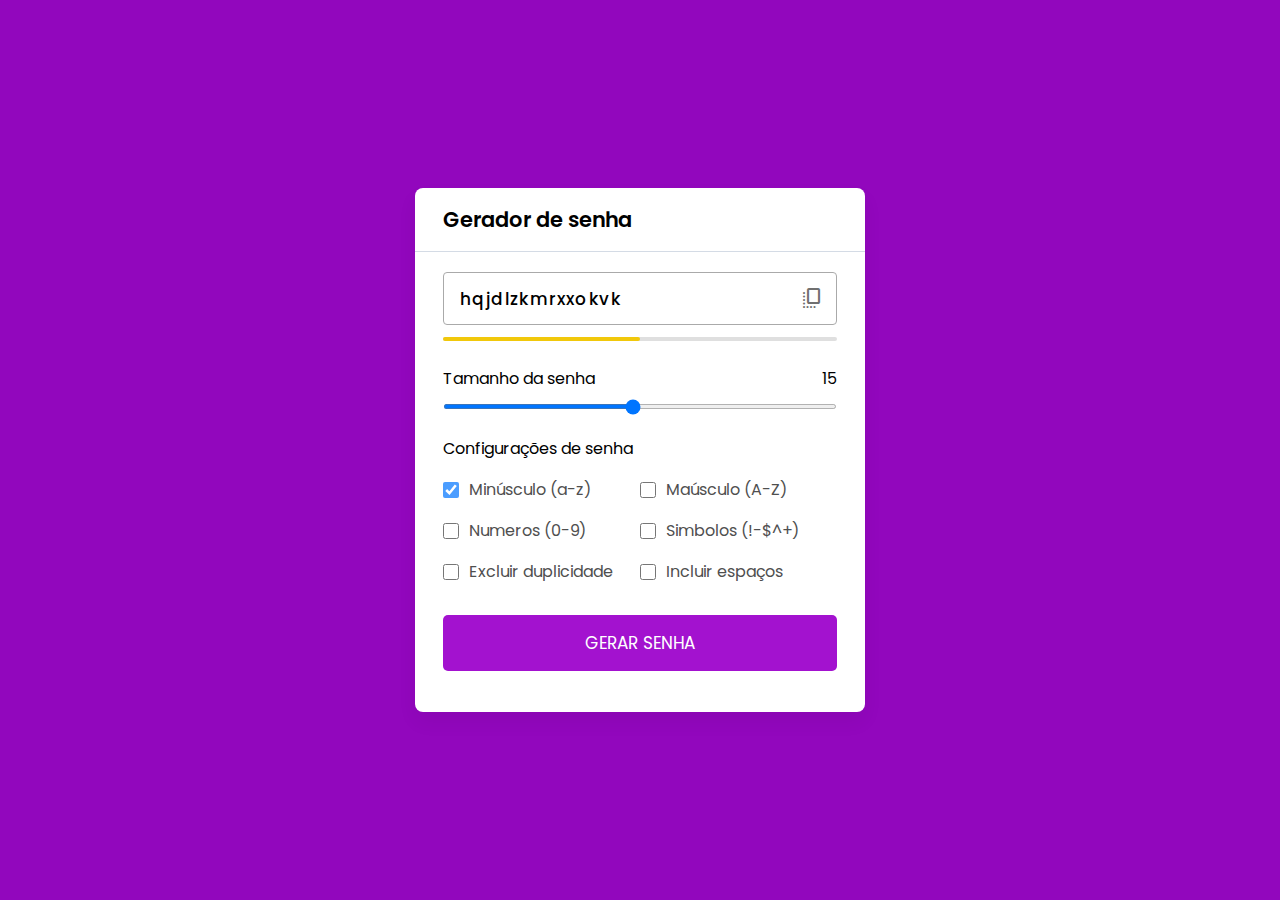
<file: Lista 01/Projeto 04/index.html>
<!DOCTYPE html>

<html lang="en" dir="ltr">
  <head>
    <meta charset="utf-8">
    <title>Gerador de senhas</title>
    <link rel="stylesheet" href="style.css">
    <meta name="viewport" content="width=device-width, initial-scale=1.0">

    <link rel="stylesheet" href="https://fonts.googleapis.com/css2?family=Material+Symbols+Rounded:opsz,wght,FILL,GRAD@20..48,100..700,0..1,-50..200">
    <script src="script.js" defer></script>
  </head>
  <body>
    <div class="container">
      <h2>Gerador de senha</h2>
      <div class="wrapper">
        <div class="input-box">
          <input type="text" disabled>
          <span class="material-symbols-rounded">copy_all</span>
        </div>
        <div class="pass-indicator"></div>
        <div class="pass-length">
          <div class="details">
            <label class="title">Tamanho da senha</label>
            <span></span>
          </div>
          <input id="lenght" type="range" min="1" max="30" value="15" step="1">
        </div>
        <div class="pass-settings">
          <label class="title">Configurações de senha</label>
          <ul class="options">
            <li class="option">
              <input type="checkbox" id="lowercase" checked>
              <label for="lowercase">Minúsculo (a-z)</label>
            </li>
            <li class="option">
              <input  type="checkbox" id="uppercase">
              <label for="uppercase">Maúsculo (A-Z)</label>
            </li>
            <li class="option">
              <input type="checkbox" id="numbers">
              <label for="numbers">Numeros (0-9)</label>
            </li>
            <li class="option">
              <input type="checkbox" id="symbols">
              <label for="symbols">Simbolos (!-$^+)</label>
            </li>
            <li class="option">
              <input type="checkbox" id="exc-duplicate">
              <label for="exc-duplicate">Excluir duplicidade</label>
            </li>
            <li class="option">
              <input type="checkbox" id="spaces">
              <label for="spaces">Incluir espaços</label>
            </li>
          </ul>
        </div>
        <button class="generate-btn">Gerar senha</button>
      </div>
    </div>
    
  </body>
</html>
</file>
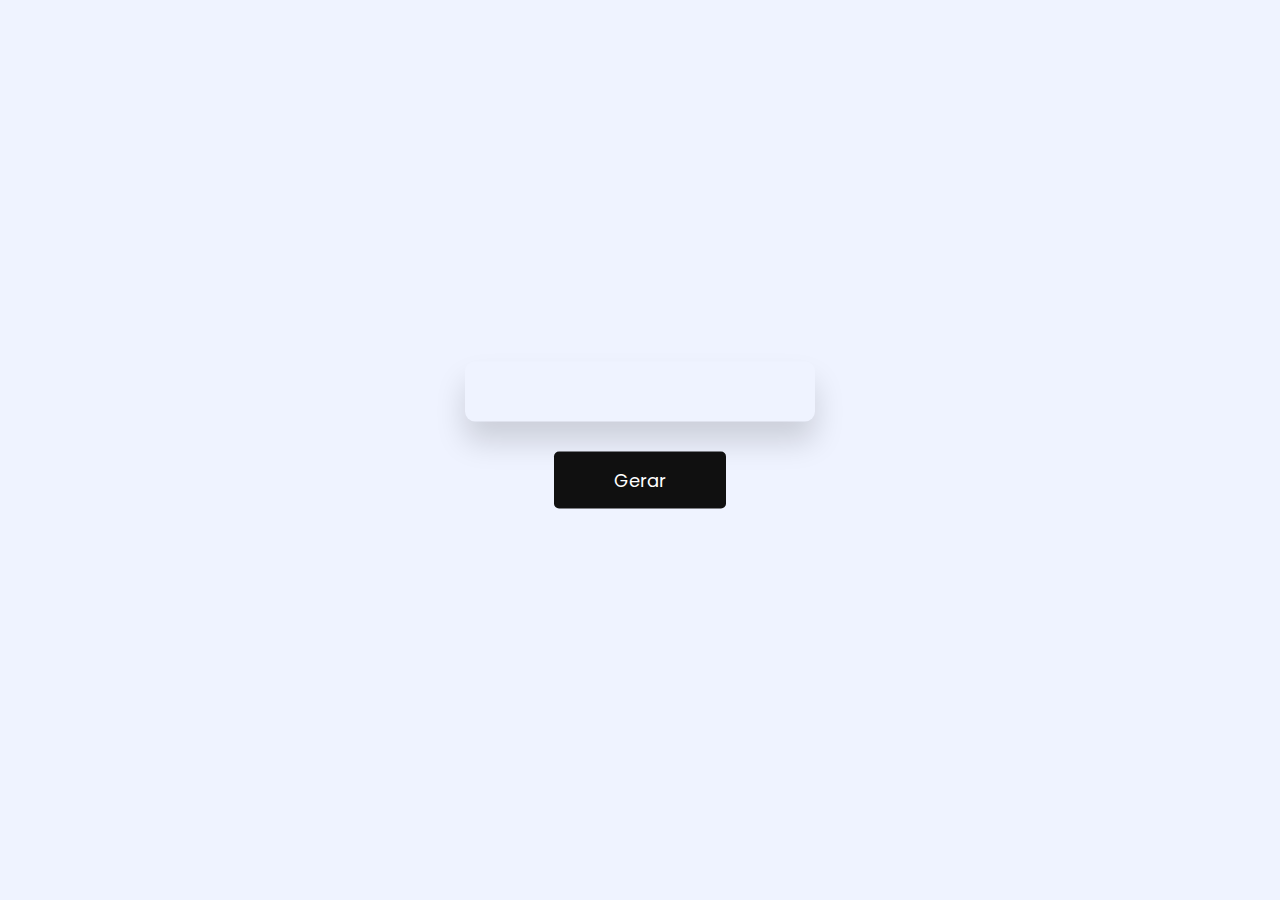
<file: Lista 01/Projeto 05/index.html>
<!DOCTYPE html>
<html lang="pt-br">
  <head>
    <meta name="viewport" content="width=device-width, initial-scale=1.0" />
    <title>Gerador de cartas Pokemon</title>
    <link
      href="https://fonts.googleapis.com/css2?family=Poppins:wght@400;600&display=swap" rel="stylesheet"/>

    <link rel="stylesheet" href="style.css" />
  </head>
  <body>
    <div class="container">
      <div id="card"></div>
      <button id="btn">Gerar</button>
    </div>

    <script src="script.js"></script>
  </body>
</html>
</file>
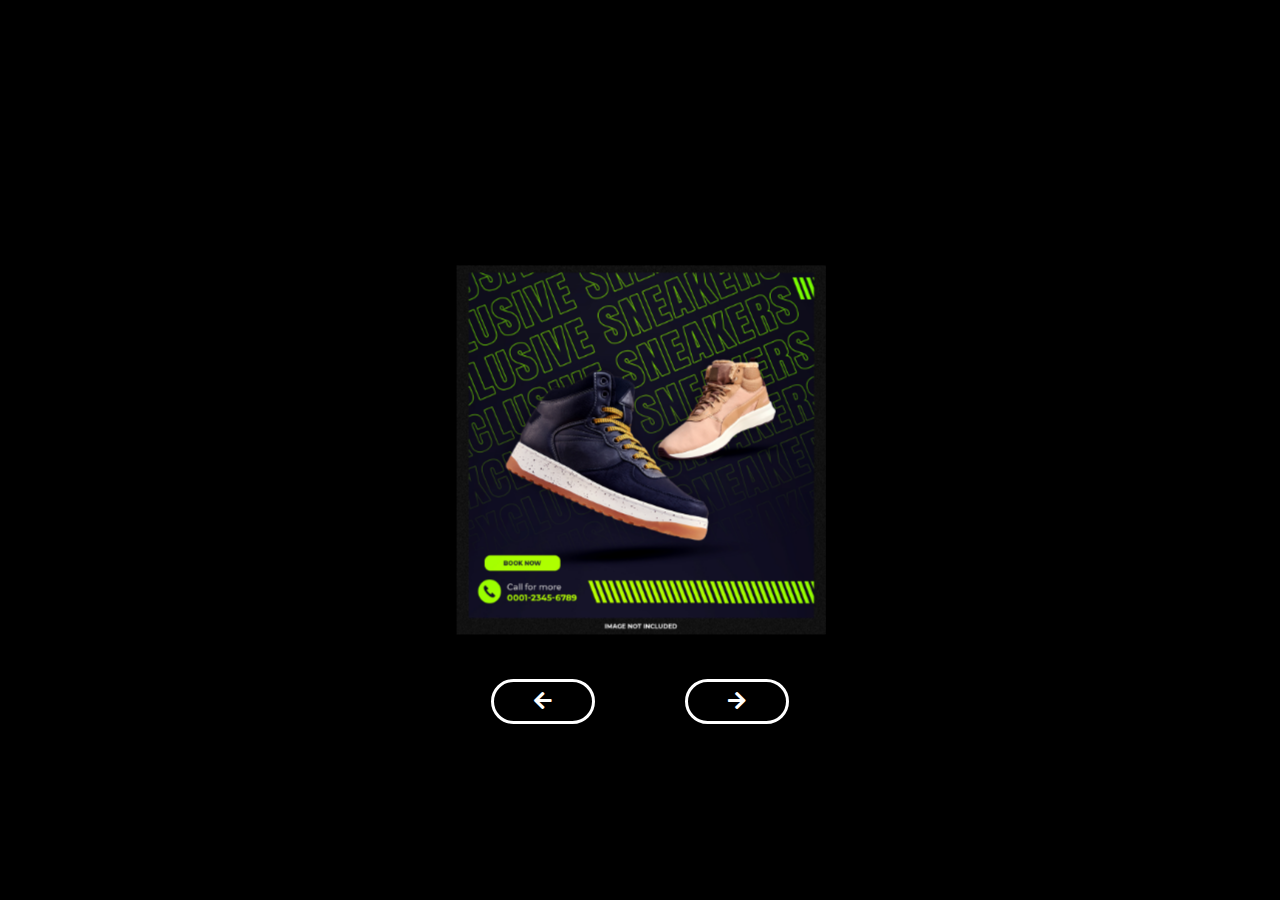
<file: Lista 01/Projeto 06/index.html>
<!DOCTYPE html>
<html lang="en">
  <head>
    <meta name="viewport" content="width=device-width, initial-scale=1.0" />
    <title>CUBO 3D</title>
    <link rel="stylesheet" href="https://cdnjs.cloudflare.com/ajax/libs/font-awesome/5.15.4/css/all.min.css"/>
    
    <link rel="stylesheet" href="style.css" />
  </head>
  <body>
    <div class="wrapper">
      <div class="container">
        <div class="image-cube">
          <div class="front">
            <img src="image-1.jpg" />
          </div>
          <div class="right">
            <img src="image-2.jpg" />
          </div>
          <div class="back">
            <img src="image-3.jpg" />
          </div>
          <div class="left">
            <img src="image-4.jpg" />
          </div>
        </div>
      </div>
      <div class="btns">
        <button id="prev">
          <i class="fas fa-arrow-left"></i>
        </button>
        <button id="next">
          <i class="fas fa-arrow-right"></i>
        </button>
      </div>
    </div>
    <script src="script.js"></script>
  </body>
</html>
</file>
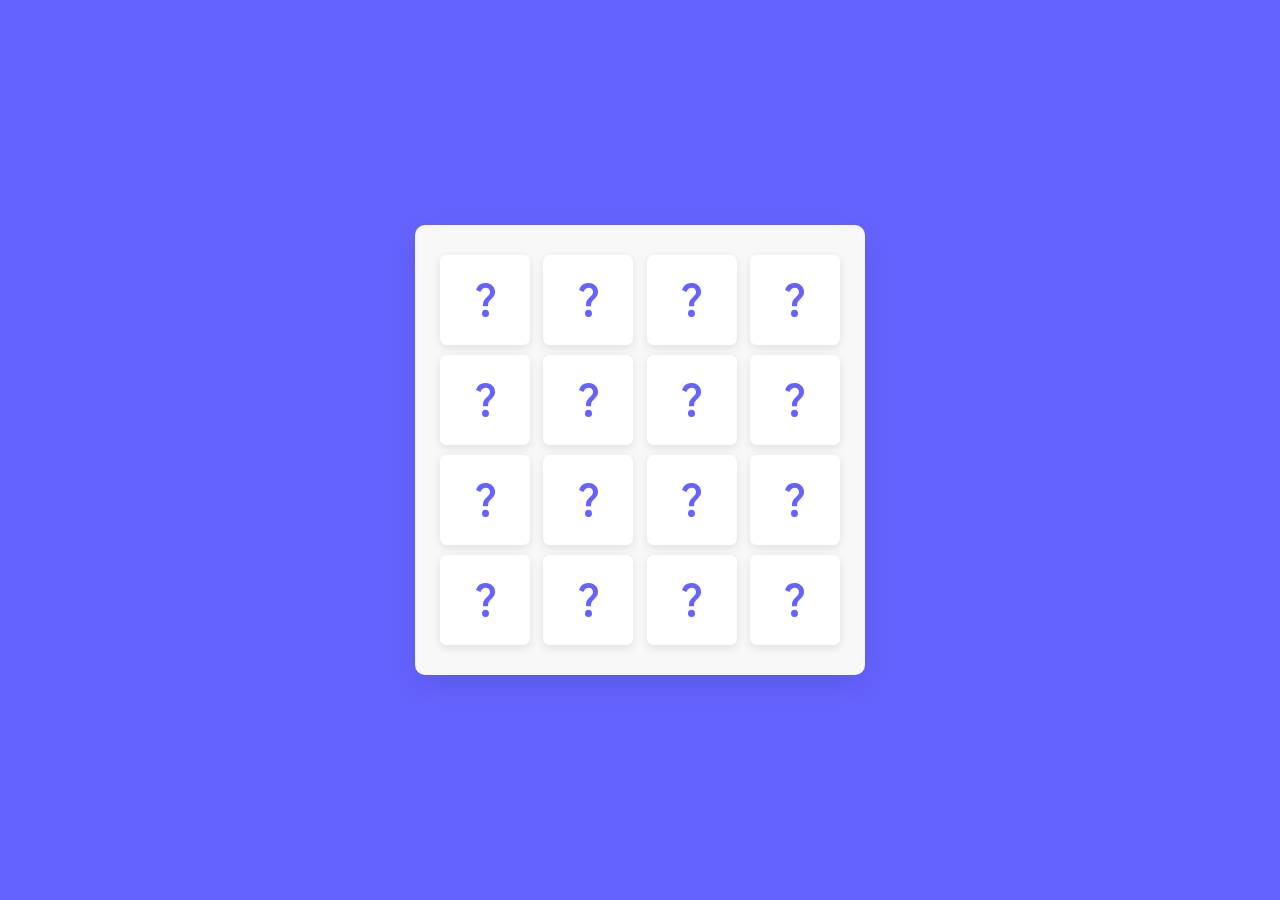
<file: Lista 01/Projeto 07/index.html>
<!DOCTYPE html>
<!-- Coding By CodingNepal - youtube.com/codingnepal -->
<html lang="pt-br">
  <head>
    <meta charset="utf-8">  
    <title>Jogo da memoria</title>
    
    <link rel="stylesheet" href="style.css">
    <meta name="viewport" content="width=device-width, initial-scale=1.0">
  </head>
  <body>
    <div class="wrapper">
      <ul class="cards">
        <li class="card">
          <div class="view front-view">
            <img src="images/que_icon.svg" alt="icon">
          </div>
          <div class="view back-view">
            <img src="images/img-1.png" alt="card-img">
          </div>
        </li>
        <li class="card">
          <div class="view front-view">
            <img src="images/que_icon.svg" alt="icon">
          </div>
          <div class="view back-view">
            <img src="images/img-6.png" alt="card-img">
          </div>
        </li>
        <li class="card">
          <div class="view front-view">
            <img src="images/que_icon.svg" alt="icon">
          </div>
          <div class="view back-view">
            <img src="images/img-3.png" alt="card-img">
          </div>
        </li>
        <li class="card">
          <div class="view front-view">
            <img src="images/que_icon.svg" alt="icon">
          </div>
          <div class="view back-view">
            <img src="images/img-2.png" alt="card-img">
          </div>
        </li>
        <li class="card">
          <div class="view front-view">
            <img src="images/que_icon.svg" alt="icon">
          </div>
          <div class="view back-view">
            <img src="images/img-1.png" alt="card-img">
          </div>
        </li>
        <li class="card">
          <div class="view front-view">
            <img src="images/que_icon.svg" alt="icon">
          </div>
          <div class="view back-view">
            <img src="images/img-5.png" alt="card-img">
          </div>
        </li>
        <li class="card">
          <div class="view front-view">
            <img src="images/que_icon.svg" alt="icon">
          </div>
          <div class="view back-view">
            <img src="images/img-2.png" alt="card-img">
          </div>
        </li>
        <li class="card">
          <div class="view front-view">
            <img src="images/que_icon.svg" alt="icon">
          </div>
          <div class="view back-view">
            <img src="images/img-6.png" alt="card-img">
          </div>
        </li>
        <li class="card">
          <div class="view front-view">
            <img src="images/que_icon.svg" alt="icon">
          </div>
          <div class="view back-view">
            <img src="images/img-3.png" alt="card-img">
          </div>
        </li>
        <li class="card">
          <div class="view front-view">
            <img src="images/que_icon.svg" alt="icon">
          </div>
          <div class="view back-view">
            <img src="images/img-4.png" alt="card-img">
          </div>
        </li>
        <li class="card">
          <div class="view front-view">
            <img src="images/que_icon.svg" alt="icon">
          </div>
          <div class="view back-view">
            <img src="images/img-5.png" alt="card-img">
          </div>
        </li>
        <li class="card">
          <div class="view front-view">
            <img src="images/que_icon.svg" alt="icon">
          </div>
          <div class="view back-view">
            <img src="images/img-4.png" alt="card-img">
          </div>
        </li>
        <li class="card">
          <div class="view front-view">
            <img src="images/que_icon.svg" alt="icon">
          </div>
          <div class="view back-view">
            <img src="images/img-4.png" alt="card-img">
          </div>
        </li>
        <li class="card">
          <div class="view front-view">
            <img src="images/que_icon.svg" alt="icon">
          </div>
          <div class="view back-view">
            <img src="images/img-4.png" alt="card-img">
          </div>
        </li>
        <li class="card">
          <div class="view front-view">
            <img src="images/que_icon.svg" alt="icon">
          </div>
          <div class="view back-view">
            <img src="images/img-4.png" alt="card-img">
          </div>
        </li>
        <li class="card">
          <div class="view front-view">
            <img src="images/que_icon.svg" alt="icon">
          </div>
          <div class="view back-view">
            <img src="images/img-4.png" alt="card-img">
          </div>
        </li>
      </ul>
    </div>

    <script src="script.js"></script>

  </body>
</html>
</file>
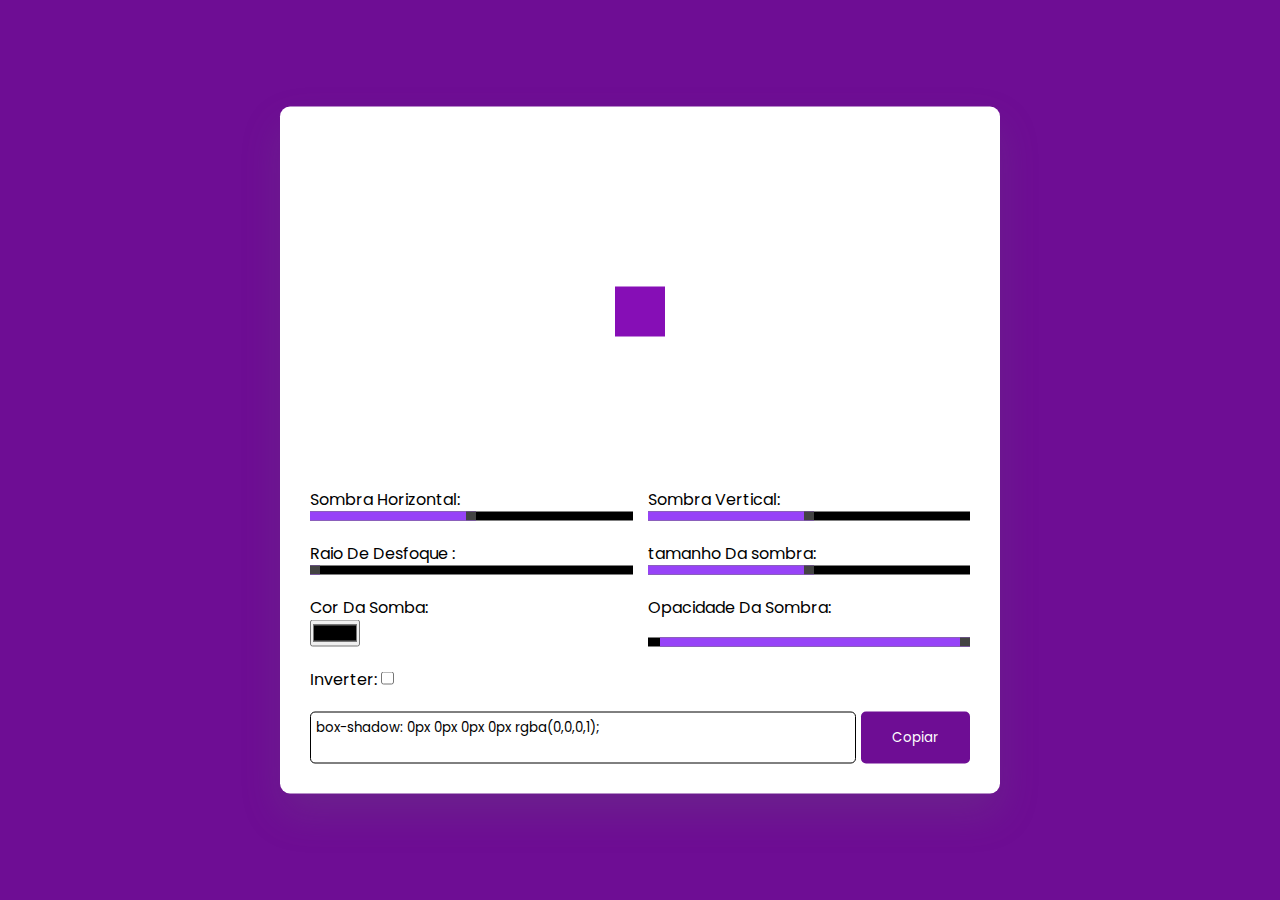
<file: Lista 01/Projeto 08/index.html>
<!DOCTYPE html>
<html lang="pt-br">
  <head>
    <meta name="viewport" content="width=device-width, initial-scale=1.0" />
    <title>Gerador de Box Shadow CSS</title>

    <link
      href="https://fonts.googleapis.com/css2?family=Poppins&display=swap"
      rel="stylesheet"
    />

    <link rel="stylesheet" href="style.css" />
  </head>
  <body>
    <div class="container">
      <div class="result">
        <div id="element"></div>
      </div>
      <div class="sliders">
        <div class="slider-wrapper">
          <label for="h-shadow">Sombra Horizontal:</label>
          <input type="range" id="h-shadow" max="100" min="-100" value="0" />
        </div>
        <div class="slider-wrapper">
          <label for="v-shadow">Sombra Vertical:</label>
          <input type="range" id="v-shadow" max="100" min="-100" value="0" />
        </div>
        <div class="slider-wrapper">
          <label for="blur-radius">Raio De Desfoque :</label>
          <input type="range" id="blur-radius" max="100" min="0" value="0" />
        </div>
        <div class="slider-wrapper">
          <label for="spread-radius">tamanho Da sombra:</label>
          <input type="range" id="spread-radius" max="50" min="-50" value="0" />
        </div>
        <div class="slider-wrapper">
          <label for="shadow-color">Cor Da Somba:</label>
          <input type="color" id="shadow-color" />
        </div>
        <div class="slider-wrapper">
          <label for="shadow-color-opacity">Opacidade Da Sombra:</label>
          <input
            type="range"
            id="shadow-color-opacity"
            max="1"
            min="0"
            step="0.1"
            value="1"
          />
        </div>
        <div class="input-wrapper">
          <label for="shadow-inset">Inverter:</label>
          <input type="checkbox" id="shadow-inset" />
        </div>
      </div>
      <div class="code-wrapper">
        <textarea rows="2" id="code"></textarea>
        <button onclick="copyCode()">Copiar</button>
      </div>
    </div>
    
    <script src="script.js"></script>
  </body>
</html>
</file>
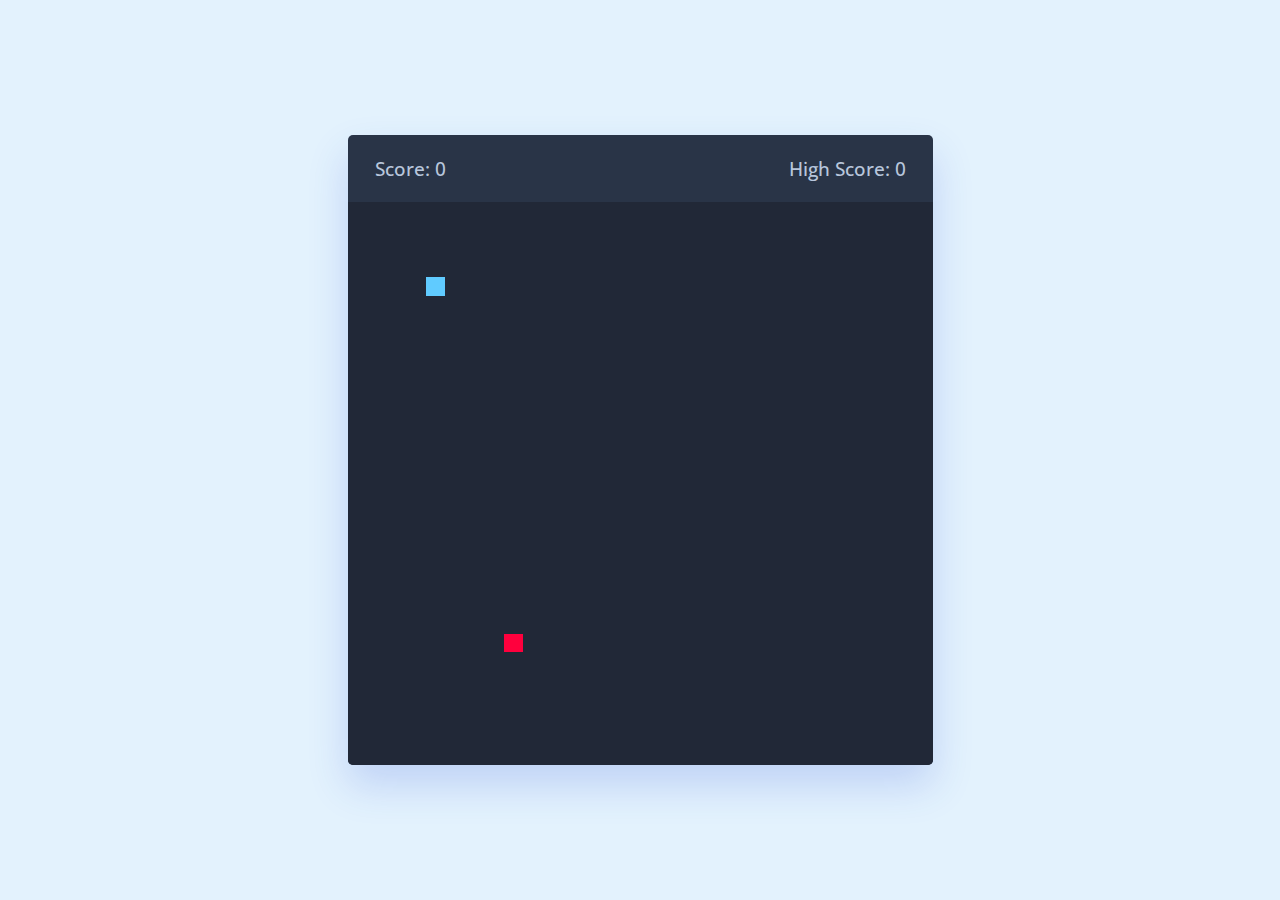
<file: Lista 02/Projeto 01/index.html>
<!DOCTYPE html>
<!-- Coding By CodingNepal - youtube.com/codingnepal -->
<html lang="en" dir="ltr">
  <head>
    <meta charset="utf-8">
    <title>Snake Game JavaScript | CodingNepal</title>
    <link rel="stylesheet" href="style.css">
    <meta name="viewport" content="width=device-width, initial-scale=1.0">
    <link rel="stylesheet" href="https://cdnjs.cloudflare.com/ajax/libs/font-awesome/6.3.0/css/all.min.css">
    <script src="script.js" defer></script>
  </head>
  <body>
    <div class="wrapper">
      <div class="game-details">
        <span class="score">Score: 0</span>
        <span class="high-score">High Score: 0</span>
      </div>
      <div class="play-board"></div>
      <div class="controls">
        <i data-key="ArrowLeft" class="fa-solid fa-arrow-left-long"></i>
        <i data-key="ArrowUp" class="fa-solid fa-arrow-up-long"></i>
        <i data-key="ArrowRight" class="fa-solid fa-arrow-right-long"></i>
        <i data-key="ArrowDown" class="fa-solid fa-arrow-down-long"></i>
      </div>
    </div>

  </body>
</html>
</file>
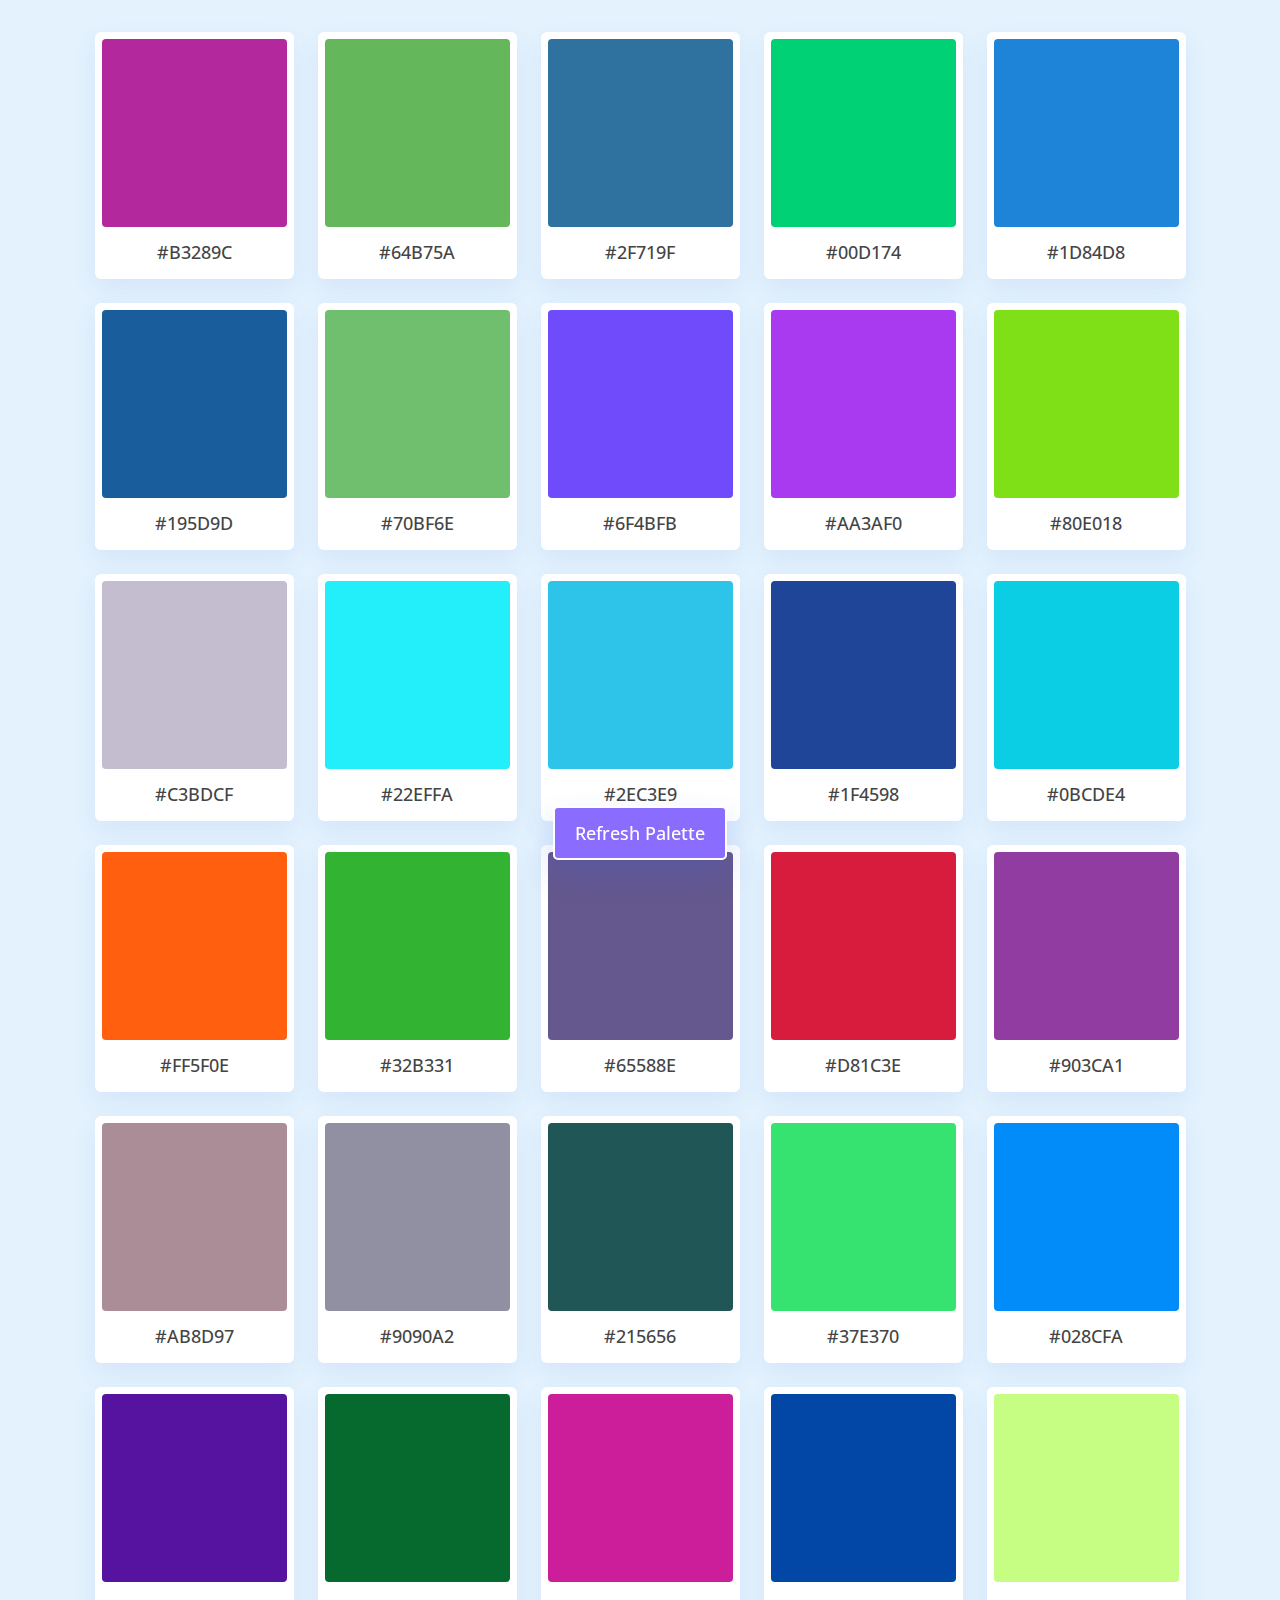
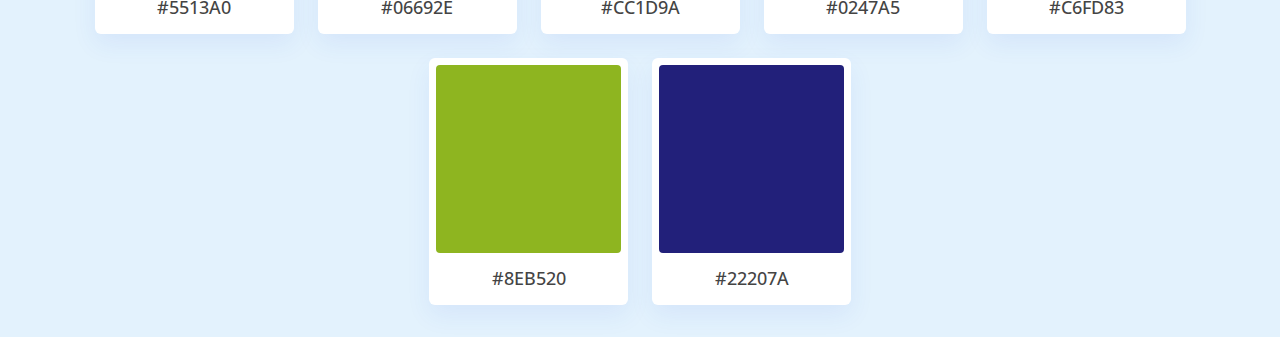
<file: Lista 02/Projeto 03/index.html>
<!DOCTYPE html>
<!-- Coding By CodingNepal - youtube.com/codingnepal -->
<html lang="en" dir="ltr">
  <head>
    <meta charset="utf-8">
    <title>Color Palette Generator | CodingNepal</title>
    <link rel="stylesheet" href="style.css">
    <meta name="viewport" content="width=device-width, initial-scale=1.0">
    <script src="script.js" defer></script>
  </head>
  <body>
    <ul class="container"></ul>
    <button class="refresh-btn">Refresh Palette</button>

  </body>
</html>
</file>
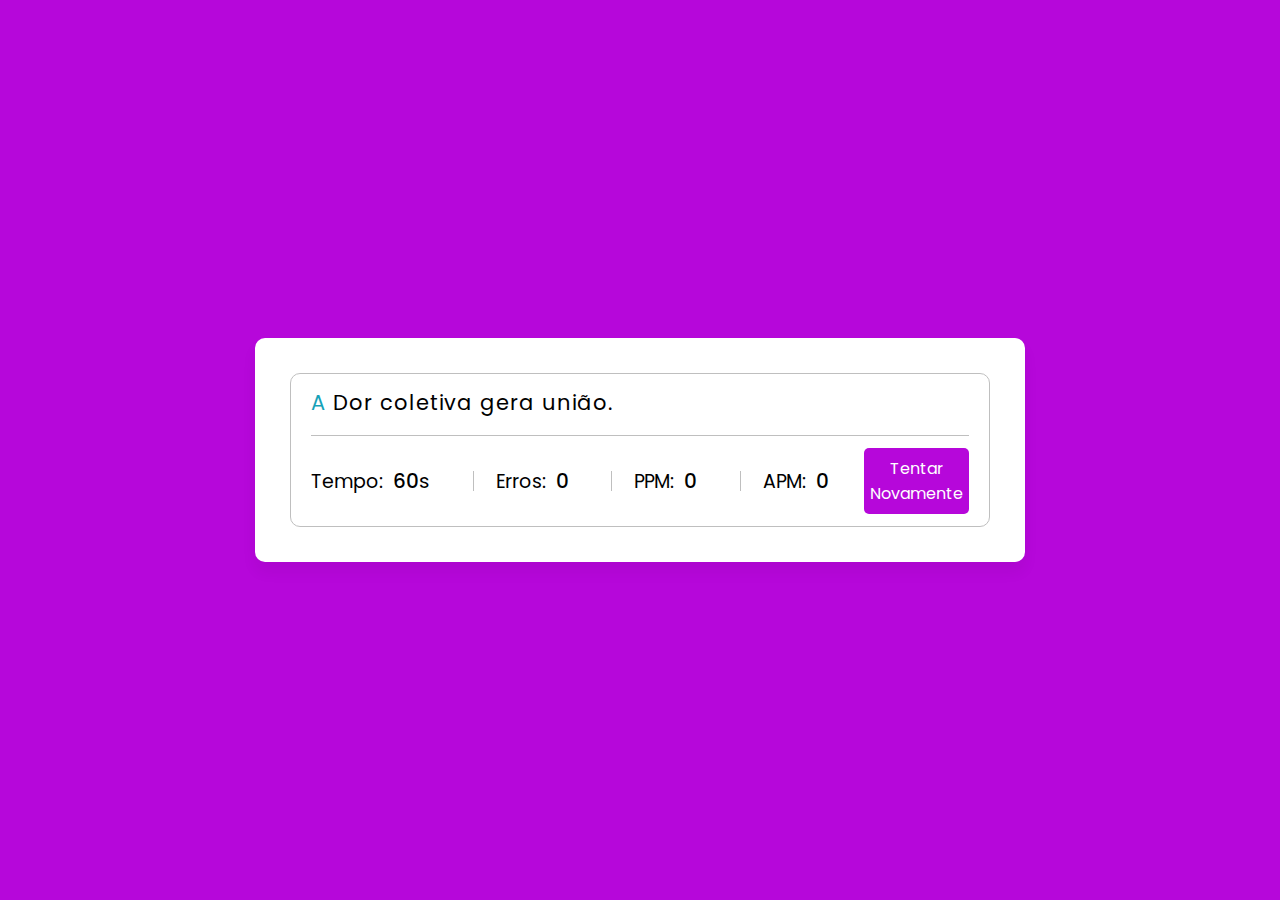
<file: Lista 02/Projeto 04/index.html>
<!DOCTYPE html>
<html lang="pt-br">
  <head>
    <meta charset="utf-8">  
    <title>Jogo de teste de velocidade de digitação</title>
    <link rel="stylesheet" href="style.css">
    <meta name="viewport" content="width=device-width, initial-scale=1.0">
  </head>
  <body>
    <div class="wrapper">
      <input type="text" class="input-field">
      <div class="content-box">
        <div class="typing-text">
          <p></p>
        </div>
        <div class="content">
          <ul class="result-details">
            <li class="time">
              <p>Tempo:</p>
              <span><b>60</b>s</span>
            </li>
            <li class="mistake">
              <p>Erros:</p>
              <span>0</span>
            </li>
            <li class="wpm">
              <p>PPM:</p>
              <span>0</span>
            </li>
            <li class="cpm">
              <p>APM:</p>
              <span>0</span>
            </li>
          </ul>
          <button>Tentar Novamente</button>
        </div>
      </div>
    </div>

    <script src="js/paragraphs.js"></script>
    <script src="js/script.js"></script>
  
  </body>
</html>
</file>
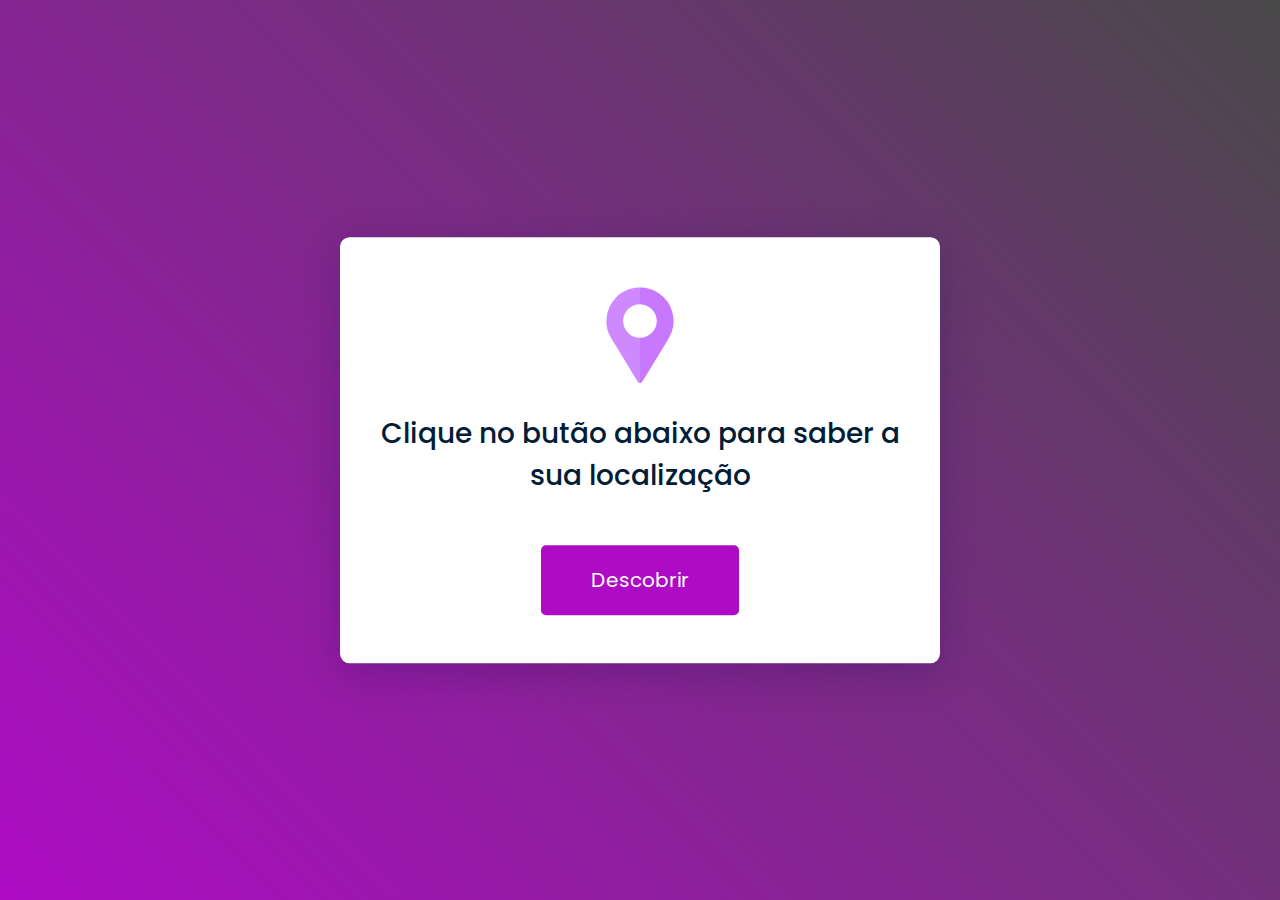
<file: Lista 02/Projeto 06/index.html>
<!DOCTYPE html>
<html lang="pt-br">
  <head>
    <meta name="viewport" content="width=device-width, initial-scale=1.0" />
    <title>Qual a minha localização?</title>

    <link href="https://fonts.googleapis.com/css2?family=Poppins:wght@500&display=swap" rel="stylesheet"/>
    <link rel="stylesheet" href="style.css" />
  </head>
  <body>
    <div class="container">
      <img src="location.svg" />
      <div id="location-details">Clique no butão abaixo para saber a sua localização</div>
      <button id="get-location">Descobrir</button>
    </div>
    
    <script src="script.js"></script>
  </body>
</html>
</file>
<file: Lista 01/Projeto 04/style.css>
@import url('https://fonts.googleapis.com/css2?family=Poppins:wght@400;500;600&display=swap');
*{
  margin: 0;
  padding: 0;
  box-sizing: border-box;
  font-family: 'Poppins', sans-serif;
}
body{
  display: flex;
  align-items: center;
  justify-content: center;
  min-height: 100vh;
  background: #9207bd;
}
.container{
  width: 450px;
  background: #fff;
  border-radius: 8px;
  box-shadow: 0 10px 20px rgba(0,0,0,0.05);
}
.container h2{
  font-weight: 600;
  font-size: 1.31rem;
  padding: 1rem 1.75rem;
  border-bottom: 1px solid #d4dbe5;
}
.wrapper{
  margin: 1.25rem 1.75rem;
}
.wrapper .input-box{
  position: relative;
}
.input-box input{
  width: 100%;
  height: 53px;
  color: #000;
  background: none;
  font-size: 1.06rem;
  font-weight: 500;
  border-radius: 4px;
  letter-spacing: 1.4px;
  border: 1px solid #aaa;
  padding: 0 2.85rem 0 1rem;
}
.input-box span{
  position: absolute;
  right: 13px;
  cursor: pointer;
  line-height: 53px;
  color: #707070;
}
.input-box span:hover{
  color: #9207bd!important;
}
.wrapper .pass-indicator{
  width: 100%;
  height: 4px;
  position: relative;
  background: #dfdfdf;
  margin-top: 0.75rem;
  border-radius: 25px;
}
.pass-indicator::before{
  position: absolute;
  content: "";
  height: 100%;
  width: 50%;
  border-radius: inherit;
  transition: width 0.3s ease;
}
.pass-indicator#weak::before{
  width: 20%;
  background: #E64A4A;
}
.pass-indicator#medium::before{
  width: 50%;
  background: #f1c80b;
}
.pass-indicator#strong::before{
  width: 100%;
  background: #25e474;
}
.wrapper .pass-length{
  
  margin: 1.56rem 0 1.25rem;
}
.pass-length .details{
  display: flex;
  justify-content: space-between;
}
.pass-length input{
  width: 100%;
  height: 5px;
}
.pass-settings .options{
  display: flex;
  list-style: none;
  flex-wrap: wrap;
  margin-top: 1rem;
}
.pass-settings .options .option{
  display: flex;
  align-items: center;
  margin-bottom: 1rem;
  width: calc(100% / 2);
}
.options .option:first-child{
  pointer-events: none;
}
.options .option:first-child input{
  opacity: 0.7;
}
.options .option input{
  height: 16px;
  width: 16px;
  cursor: pointer;
}
.options .option label{
  cursor: pointer;
  color: #4f4f4f;
  padding-left: 0.63rem;
}
.wrapper .generate-btn{
  width: 100%;
  color: #fff;
  border: none;
  outline: none;
  cursor: pointer;
  background: #a312cf;
  font-size: 1.06rem;
  padding: 0.94rem 0;
  border-radius: 5px;
  text-transform: uppercase;
  margin: 0.94rem 0 1.3rem;
}

.lenght{
  background-color: #a312cf;
}
</file>
<file: Lista 01/Projeto 05/style.css>
* {
  padding: 0;
  margin: 0;
  box-sizing: border-box;
  font-family: "Poppins", sans-serif;
}
body {
  background-color: #eff3ff;
}
.container {
  width: 350px;
  position: absolute;
  transform: translate(-50%, -50%);
  top: 50%;
  left: 50%;
}
#card {
  position: relative;
  width: 100%;
  padding: 30px 20px;
  box-shadow: 0 20px 30px rgba(0, 0, 0, 0.15);
  border-radius: 10px;
}
#card img {
  display: block;
  width: 180px;
  max-height: 200px;
  position: relative;
  margin: 20px auto;
}
.hp {
  width: 80px;
  background-color: #ffffff;
  text-align: center;
  padding: 8px 0;
  border-radius: 30px;
  margin-left: auto;
  font-weight: 400;
}
.poke-name {
  text-align: center;
  font-weight: 600;
}
.types {
  display: flex;
  justify-content: space-around;
  margin: 20px 0 40px 0;
}
.hp span,
.types span {
  font-size: 12px;
  letter-spacing: 0.4px;
  font-weight: 600;
}
.types span {
  padding: 5px 20px;
  border-radius: 20px;
  color: #ffffff;
}
.stats {
  display: flex;
  align-items: center;
  justify-content: space-between;
  text-align: center;
}
.stats p {
  color: #404060;
}
#btn {
  display: block;
  padding: 15px 60px;
  font-size: 18px;
  background-color: #101010;
  color: #ffffff;
  position: relative;
  margin: 30px auto;
  border: none;
  border-radius: 5px;
}
</file>
<file: Lista 01/Projeto 06/style.css>
* {
  padding: 0;
  margin: 0;
  box-sizing: border-box;
}
body {
  background-color: #000000;
}
.wrapper {
  border: 1px solid #ffffff;
  height: 300px;
  width: 300px;
  position: absolute;
  margin: auto;
  left: 0;
  right: 0;
  top: 0;
  bottom: 0;
}
.container {
  height: 100%;
  width: 100%;
  display: flex;
  justify-content: center;
  align-items: center;
  perspective: 800px;
  perspective-origin: 50%;
}
.image-cube {
  width: 300px;
  height: 300px;
  transform-style: preserve-3d;
  position: relative;
  transition: 2s;
}
.image-cube div {
  height: 300px;
  width: 300px;
  position: absolute;
}
img {
  width: 100%;
  transform: translateZ(0);
}
.front {
  transform: translateZ(150px);
}
.right {
  transform: rotateY(-270deg) translateX(150px);
  transform-origin: 100% 0;
}
.back {
  transform: translateZ(-150px) rotateY(180deg);
}
.left {
  transform: rotateY(270deg) translateX(-150px);
  transform-origin: 0 50%;
}
.btns {
  margin-top: 80px;
  display: flex;
  justify-content: space-between;
}
.btns button {
  background-color: transparent;
  color: #ffffff;
  border: 3px solid #ffffff;
  padding: 8px 40px;
  border-radius: 30px;
  font-size: 20px;
  cursor: pointer;
}
</file>
<file: Lista 01/Projeto 07/style.css>
/* Import Google Font - Poppins */
@import url('https://fonts.googleapis.com/css2?family=Poppins:wght@400;500;600;700&display=swap');
*{
  margin: 0;
  padding: 0;
  box-sizing: border-box;
  font-family: 'Poppins', sans-serif;
}
body{
  display: flex;
  align-items: center;
  justify-content: center;
  min-height: 100vh;
  background: #6563FF;
}
.wrapper{
  padding: 25px;
  border-radius: 10px;
  background: #F8F8F8;
  box-shadow: 0 10px 30px rgba(0,0,0,0.1);
}
.cards, .card, .view{
  display: flex;
  align-items: center;
  justify-content: center;
}
.cards{
  height: 400px;
  width: 400px;
  flex-wrap: wrap;
  justify-content: space-between;
}
.cards .card{
  cursor: pointer;
  list-style: none;
  user-select: none;
  position: relative;
  perspective: 1000px;
  transform-style: preserve-3d;
  height: calc(100% / 4 - 10px);
  width: calc(100% / 4 - 10px);
}
.card.shake{
  animation: shake 0.35s ease-in-out;
}
@keyframes shake {
  0%, 100%{
    transform: translateX(0);
  }
  20%{
    transform: translateX(-13px);
  }
  40%{
    transform: translateX(13px);
  }
  60%{
    transform: translateX(-8px);
  }
  80%{
    transform: translateX(8px);
  }
}
.card .view{
  width: 100%;
  height: 100%;
  position: absolute;
  border-radius: 7px;
  background: #fff;
  pointer-events: none;
  backface-visibility: hidden;
  box-shadow: 0 3px 10px rgba(0,0,0,0.1);
  transition: transform 0.25s linear;
}
.card .front-view img{
  width: 19px;
}
.card .back-view img{
  max-width: 45px;
}
.card .back-view{
  transform: rotateY(-180deg);
}
.card.flip .back-view{
  transform: rotateY(0);
}
.card.flip .front-view{
  transform: rotateY(180deg);
}

@media screen and (max-width: 700px) {
  .cards{
    height: 350px;
    width: 350px;
  }
  .card .front-view img{
    width: 17px;
  }
  .card .back-view img{
    max-width: 40px;
  }
}

@media screen and (max-width: 530px) {
  .cards{
    height: 300px;
    width: 300px;
  }
  .card .front-view img{
    width: 15px;
  }
  .card .back-view img{
    max-width: 35px;
  }
}
</file>
<file: Lista 01/Projeto 08/style.css>
* {
  padding: 0;
  margin: 0;
  box-sizing: border-box;
  font-family: "Poppins", sans-serif;
}
body {
  background-color: #6e0d94;
}
.container {
  background-color: #ffffff;
  padding: 30px;
  position: absolute;
  transform: translate(-50%, -50%);
  left: 50%;
  top: 50%;
  width: 80vmin;
  border-radius: 10px;
  box-shadow: 0 20px 40px rgba(102, 108, 114, 0.2);
}
.result {
  padding: 150px 0;
}
#element {
  height: 50px;
  width: 50px;
  position: relative;
  background-color: #860eb6;
  margin: auto;
}
.sliders {
  display: grid;
  grid-template-columns: 6fr 6fr;
  gap: 20px 15px;
}
.slider-wrapper {
  display: flex;
  flex-direction: column;
  justify-content: space-between;
}

.code-wrapper {
  display: grid;
  grid-template-columns: 10fr 2fr;
  gap: 5px;
  margin-top: 20px;
}
textarea {
  resize: none;
  padding: 5px;
  border: 1px solid black;
  border-radius: 5px;
}
.code-wrapper button {
  background-color: #6e0d94;
  border-radius: 5px;
  border: none;
  color: #ffffff;
}

@media screen and (-webkit-min-device-pixel-ratio:0) {
  input[type='range'] {
    overflow: hidden;
    -webkit-appearance: none;
    background-color: #000000;
  }
  
  input[type='range']::-webkit-slider-runnable-track {
    height: 10px;
    -webkit-appearance: none;
    margin-top: -1px;
  }
  
  input[type='range']::-webkit-slider-thumb {
    width: 10px;
    -webkit-appearance: none;
    height: 10px;
    cursor: ew-resize;
    background: #434343;
    box-shadow: -150px 0 0 150px#9743f7;
  }

}

input[type="range"]::-moz-range-progress {
background-color: #9743f7; 
}
input[type="range"]::-moz-range-track {  
background-color: #000000;
}

input[type="range"]::-ms-fill-lower {
background-color: #9743f7; 
}
input[type="range"]::-ms-fill-upper {  
background-color: #000000;
}
</file>
<file: Lista 02/Projeto 01/style.css>
/* Import Google font */
@import url('https://fonts.googleapis.com/css2?family=Open+Sans:wght@400;500;600;700&display=swap');
* {
  margin: 0;
  padding: 0;
  box-sizing: border-box;
  font-family: 'Open Sans', sans-serif;
}
body {
  display: flex;
  align-items: center;
  justify-content: center;
  min-height: 100vh;
  background: #E3F2FD;
}
.wrapper {
  width: 65vmin;
  height: 70vmin;
  display: flex;
  overflow: hidden;
  flex-direction: column;
  justify-content: center;
  border-radius: 5px;
  background: #293447;
  box-shadow: 0 20px 40px rgba(52, 87, 220, 0.2);
}
.game-details {
  color: #B8C6DC;
  font-weight: 500;
  font-size: 1.2rem;
  padding: 20px 27px;
  display: flex;
  justify-content: space-between;
}
.play-board {
  height: 100%;
  width: 100%;
  display: grid;
  background: #212837;
  grid-template: repeat(30, 1fr) / repeat(30, 1fr);
}
.play-board .food {
  background: #FF003D;
}
.play-board .head {
  background: #60CBFF;
}

.controls {
  display: none;
  justify-content: space-between;
}
.controls i {
  padding: 25px 0;
  text-align: center;
  font-size: 1.3rem;
  color: #B8C6DC;
  width: calc(100% / 4);
  cursor: pointer;
  border-right: 1px solid #171B26;
}

@media screen and (max-width: 800px) {
  .wrapper {
    width: 90vmin;
    height: 115vmin;
  }
  .game-details {
    font-size: 1rem;
    padding: 15px 27px;
  }
  .controls {
    display: flex;
  }
  .controls i {
    padding: 15px 0;
    font-size: 1rem;
  }
}
</file>
<file: Lista 02/Projeto 03/style.css>
/* Import Google font */
@import url('https://fonts.googleapis.com/css2?family=Open+Sans:wght@400;500;600&display=swap');
* {
  margin: 0;
  padding: 0;
  box-sizing: border-box;
  font-family: 'Open Sans', sans-serif;
}
body {
  background: #E3F2FD;
}
.container {
  margin: 20px;
  display: flex;
  justify-content: center;
  flex-wrap: wrap;
}
.container .color {
  margin: 12px;
  padding: 7px;
  list-style: none;
  cursor: pointer;
  text-align: center;
  background: #fff;
  border-radius: 6px;
  box-shadow: 0 10px 25px rgba(52,87,220,0.08);
  transition: all 0.3s ease;
}
.container .color:active {
  transform: scale(0.95);
}
.color .rect-box {
  width: 185px;
  height: 188px;
  border-radius: 4px;
}
.color:hover .rect-box {
  filter: brightness(107%);
}
.color .hex-value {
  display: block;
  color: #444;
  user-select: none;
  font-weight: 500;
  font-size: 1.15rem;
  margin: 12px 0 8px;
  text-transform: uppercase;
}
.refresh-btn {
  position: fixed;
  left: 50%;
  bottom: 40px;
  color: #fff;
  cursor: pointer;
  outline: none;
  font-weight: 500;
  font-size: 1.1rem;
  border-radius: 5px;
  background: #8A6CFF;
  padding: 13px 20px;
  border: 2px solid #fff;
  transform: translateX(-50%);
  box-shadow: 0 15px 30px rgba(52,87,220,0.2);
  transition: all 0.3s ease;
}
.refresh-btn:hover {
  background: #704dff;
}

@media screen and (max-width: 500px) {
  .container {
    margin: 10px;
  }
  .container .color {
    margin: 8px;
    padding: 5px;
    width: calc(100% / 2 - 20px);
  }
  .color .rect-box {
    width: 100%;
    height: 148px;
  }
  .color .hex-value {
    font-size: 1.05rem;
  }
  .refresh-btn {
    font-size: 1rem;
  }
}
</file>
<file: Lista 02/Projeto 04/style.css>
/* Import Google Font - Poppins */
@import url('https://fonts.googleapis.com/css2?family=Poppins:wght@400;500;600;700&display=swap');
*{
  margin: 0;
  padding: 0;
  box-sizing: border-box;
  font-family: 'Poppins', sans-serif;
}
body{
  display: flex;
  padding: 0 10px;
  align-items: center;
  justify-content: center;
  min-height: 100vh;
  background: #b607da;
}
::selection{
  color: #fff;
}
.wrapper{
  width: 770px;
  padding: 35px;
  background: #fff;
  border-radius: 10px;
  box-shadow: 0 10px 15px rgba(0,0,0,0.05);
}
.wrapper .input-field{
  opacity: 0;
  z-index: -999;
  position: absolute;
}
.wrapper .content-box{
  padding: 13px 20px 0;
  border-radius: 10px;
  border: 1px solid #bfbfbf;
}
.content-box .typing-text{
  overflow: hidden;
  max-height: 256px;
}
.typing-text::-webkit-scrollbar{
  width: 0;
}
.typing-text p{
  font-size: 21px;
  text-align: justify;
  letter-spacing: 1px;
  word-break: break-all;
}
.typing-text p span{
  position: relative;
}
.typing-text p span.correct{
  color: #56964f;
}
.typing-text p span.incorrect{
  color: #cb3439;
  outline: 1px solid #fff;
  background: #ffc0cb;
  border-radius: 4px;
}
.typing-text p span.active{
  color: #17A2B8;
}
.typing-text p span.active::before{
  position: absolute;
  content: "";
  height: 2px;
  width: 100%;
  bottom: 0;
  left: 0;
  opacity: 0;
  border-radius: 5px;
  background: #17A2B8;
  animation: blink 1s ease-in-out infinite;
}
@keyframes blink{
  50%{ 
    opacity: 1; 
  }
}
.content-box .content{
  margin-top: 17px;
  display: flex;
  padding: 12px 0;
  flex-wrap: wrap;
  align-items: center;
  justify-content: space-between;
  border-top: 1px solid #bfbfbf;
}
.content button{
  outline: none;
  border: none;
  width: 105px;
  color: #fff;
  padding: 8px 0;
  font-size: 16px;
  cursor: pointer;
  border-radius: 5px;
  background: #b607da;
  transition: 0.5s ease;
}

.content button:hover{
  background: #7e0796;
}

.content button:active{
  transform: scale(0.97);
}
.content .result-details{
  display: flex;
  flex-wrap: wrap;
  align-items: center;
  width: calc(100% - 140px);
  justify-content: space-between;
}
.result-details li{
  display: flex;
  height: 20px;
  list-style: none;
  position: relative;
  align-items: center;
}
.result-details li:not(:first-child){
  padding-left: 22px;
  border-left: 1px solid #bfbfbf;
}
.result-details li p{
  font-size: 19px;
}
.result-details li span{
  display: block;
  font-size: 20px;
  margin-left: 10px;
}
li span b{
  font-weight: 500;
}
li:not(:first-child) span{
  font-weight: 500;
}
@media (max-width: 745px) {
  .wrapper{
    padding: 20px;
  }
  .content-box .content{
    padding: 20px 0;
  }
  .content-box .typing-text{
    max-height: 100%;
  }
  .typing-text p{
    font-size: 19px;
    text-align: left;
  }
  .content button{
    width: 100%;
    font-size: 15px;
    padding: 10px 0;
    margin-top: 20px;
  }
  .content .result-details{
    width: 100%;
  }
  .result-details li:not(:first-child){
    border-left: 0;
    padding: 0;
  }
  .result-details li p, 
  .result-details li span{
    font-size: 17px;
  }
}
@media (max-width: 518px) {
  .wrapper .content-box{
    padding: 10px 15px 0;
  }
  .typing-text p{
    font-size: 18px;
  }
  .result-details li{
    margin-bottom: 10px;
  }
  .content button{
    margin-top: 10px;
  }
}
</file>
<file: Lista 02/Projeto 06/style.css>
* {
  padding: 0;
  margin: 0;
  box-sizing: border-box;
  font-family: "Poppins", sans-serif;
}
body {
  height: 100vh;
  background: linear-gradient(45deg, #ae0cc4, #494949);
}
.container {
  width: 80vw;
  max-width: 37.5em;
  background-color: #ffffff;
  padding: 3em 1.8em;
  position: absolute;
  transform: translate(-50%, -50%);
  top: 50%;
  left: 50%;
  border-radius: 0.6em;
  box-shadow: 0 0.6em 2.5em rgba(0, 7, 70, 0.2);
}
.container img {
  width: 6.25em;
  display: block;
  margin: auto;
}
#location-details {
  font-size: 1.75em;
  text-align: center;
  margin: 1em 0 1.7em 0;
  color: #021d38;
  font-weight: 500;
}
.container button {
  display: block;
  margin: auto;
  background-color: #ae0cc4;
  color: #ffffff;
  border: none;
  font-size: 1.25em;
  padding: 1em 2.5em;
  border-radius: 0.25em;
  cursor: pointer;
}

img{
  filter: hue-rotate(60deg);
}
</file>
